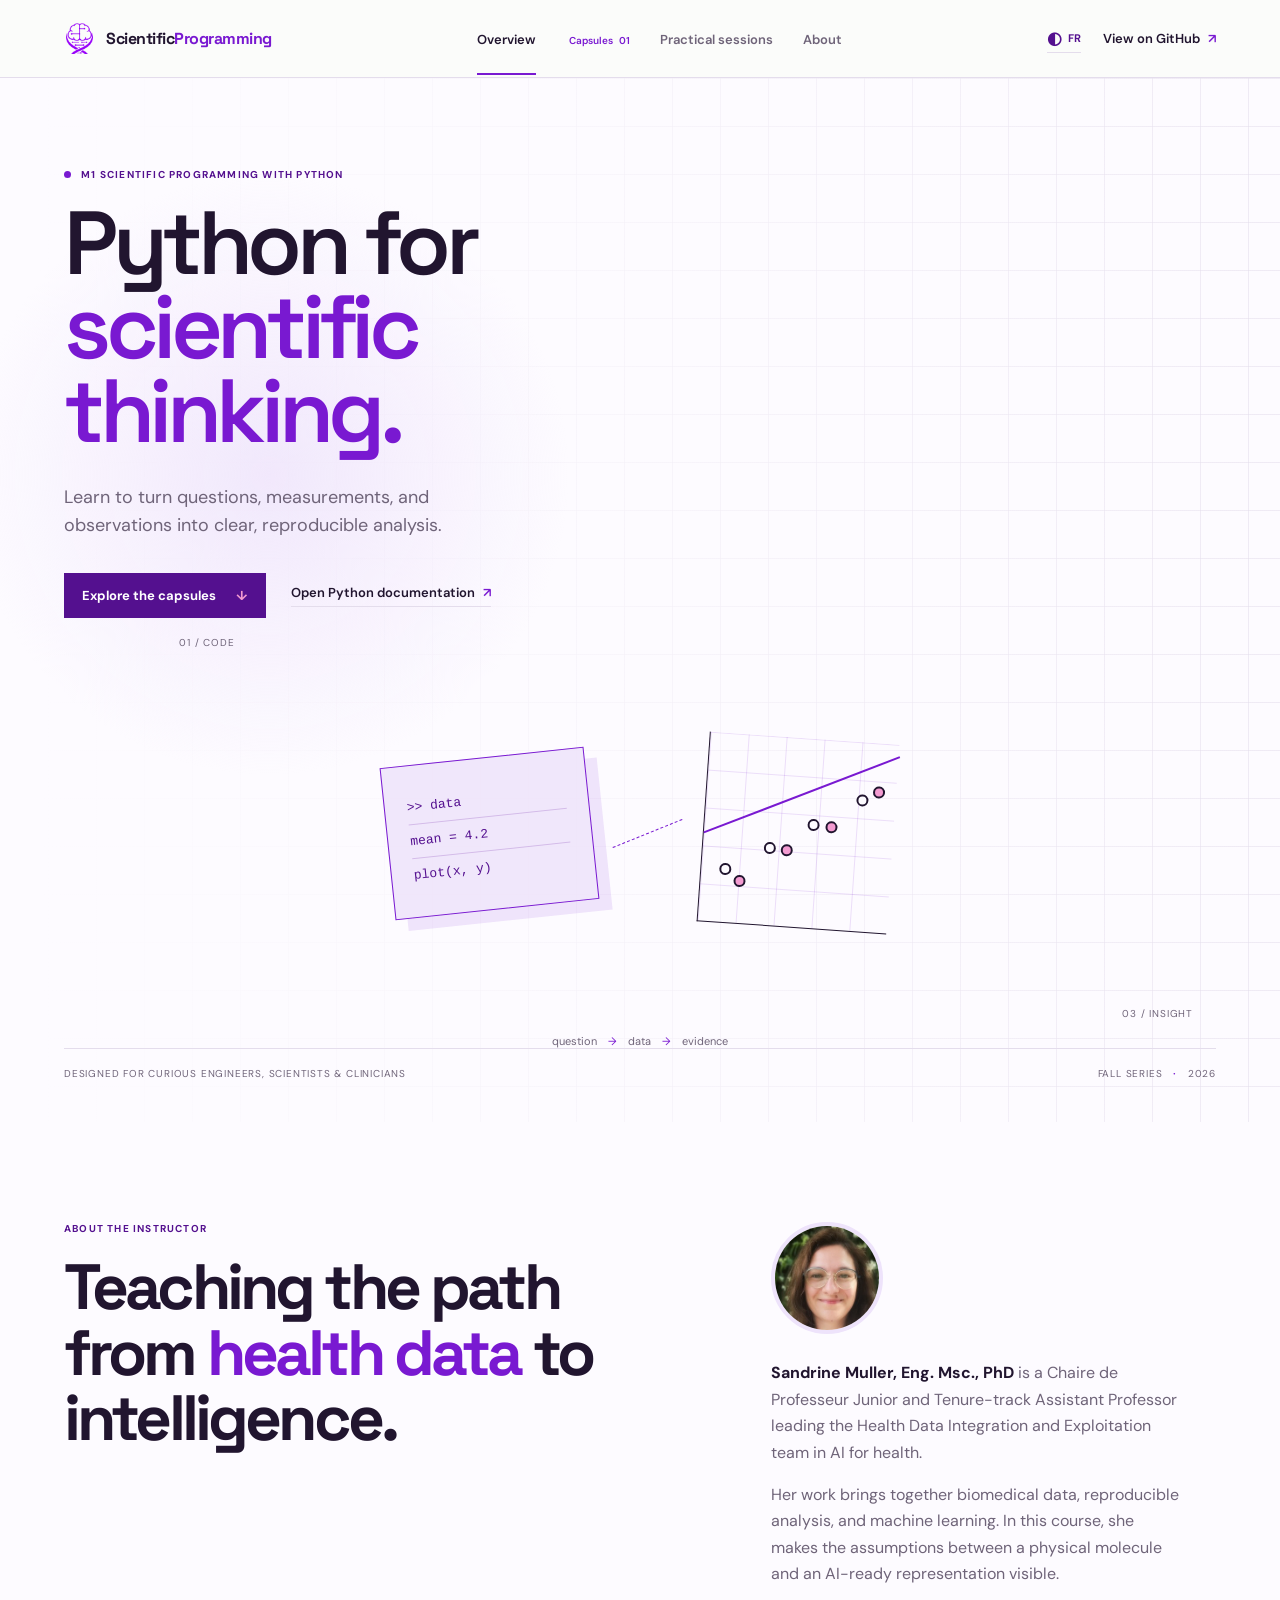
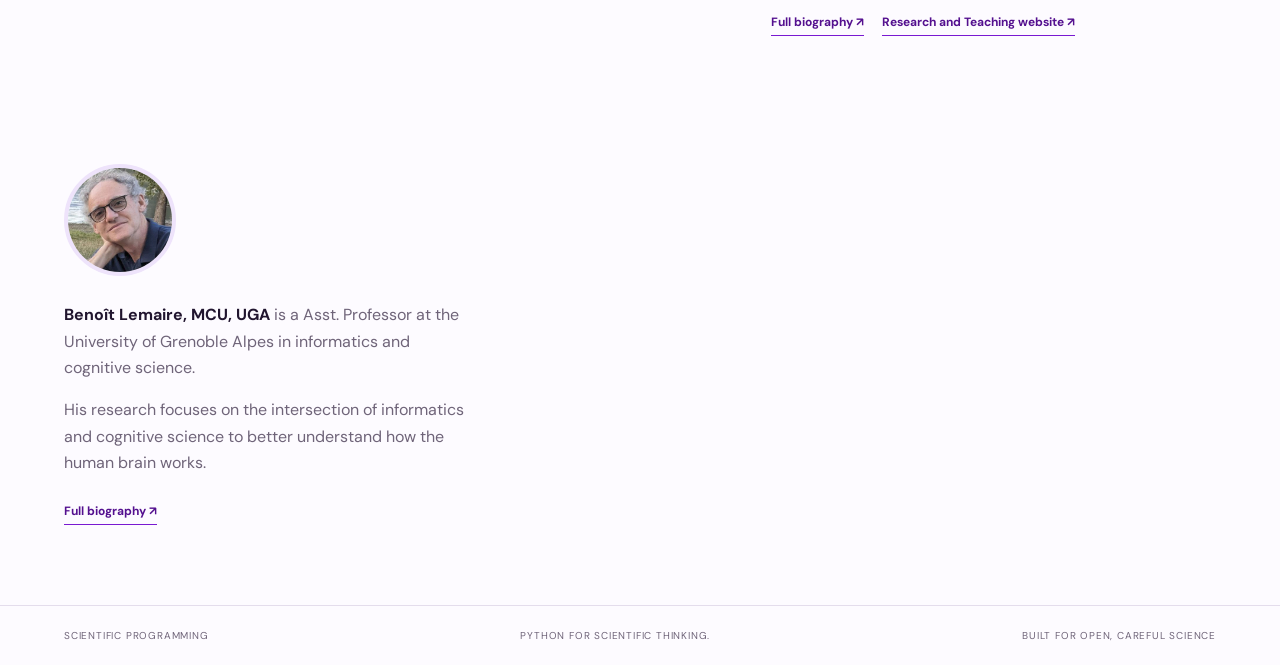
<file: site/index.html>
<!doctype html>
<html lang="en">
<head>
  <meta charset="utf-8">
  <meta name="viewport" content="width=device-width, initial-scale=1">
  <meta name="description" content="A beginner-friendly scientific programming course with Python.">
  <title>Scientific Programming with Python</title>
  <link rel="icon" type="image/png" href="icon.png">
  <link rel="preconnect" href="https://fonts.googleapis.com">
  <link rel="preconnect" href="https://fonts.gstatic.com" crossorigin>
  <link href="https://fonts.googleapis.com/css2?family=DM+Sans:wght@400;500;600;700&family=Space+Grotesk:wght@500;600;700&display=swap" rel="stylesheet">
  <link rel="stylesheet" href="styles.css">
</head>
<body class="language-en">
  <header class="site-header">
    <a class="wordmark" href="#overview">
      <img src="icon.png" alt="">
      <span>Scientific<span>Programming</span></span>
    </a>
    <nav class="main-nav" aria-label="Main navigation">
      <button class="nav-link is-active" data-tab="overview" data-label="overview">Overview</button>
      <button class="nav-link" data-tab="courses">
        <span data-label="courses">Capsules</span>
        <span id="nav-course-count">01</span>
      </button>
      <button class="nav-link" data-tab="practical_sessions" data-label="practical-sessions">Sessions pratiques</button>
      <button class="nav-link" data-tab="about" data-label="about">About</button>
    </nav>
    <div class="header-actions">
      <button class="language-toggle" id="language-toggle" type="button" aria-label="Passer en francais" title="Passer en francais">
        <span aria-hidden="true">◐</span>
        <span class="language-code">FR</span>
      </button>
      <a class="github-link" data-label="github" href="https://github.com/AI4Health-DAISY-LIG/python4beginners" target="_blank" rel="noreferrer">
        View on GitHub <span aria-hidden="true">↗</span>
      </a>
    </div>
  </header>

  <main>
    <section class="hero tab-panel is-visible" data-panel="overview" id="overview">
      <div class="hero-copy">
        <p class="eyebrow"><span class="eyebrow-dot"></span> M1 Scientific programming with Python</p>
        <h1 class="title">Python for<br><em class="subtitle">scientific thinking.</em></h1>
        <p class="hero-lede">Learn to turn questions, measurements, and observations into clear, reproducible analysis.</p>
        <div class="hero-actions">
          <button class="button button-dark" data-tab="courses" data-label="explore">Explore the capsules <span aria-hidden="true">↓</span></button>
          <a class="text-link" data-label="reference" href="https://docs.python.org/3/tutorial/" target="_blank" rel="noreferrer">Open Python documentation <span aria-hidden="true">↗</span></a>
        </div>
      </div>
      <div class="hero-visual" aria-label="A visual path from Python code to structured data and a scientific plot">
        <div class="visual-label label-top">01 / code</div>
        <div class="visual-label label-bottom">03 / insight</div>
        <div class="code-diagram">
          <span>&gt;&gt; data</span>
          <span>mean = 4.2</span>
          <span>plot(x, y)</span>
        </div>
        <div class="path-line"></div>
        <div class="plot-diagram">
          <i></i><i></i><i></i><i></i>
          <b></b><b></b><b></b><b></b>
        </div>
        <div class="visual-caption">question <span aria-hidden="true">→</span> data <span aria-hidden="true">→</span> evidence</div>
      </div>
      <div class="hero-footer">
        <span>Designed for curious engineers, scientists &amp; clinicians</span>
        <span>Fall series <b>·</b> 2026</span>
      </div>
    </section>

    <section class="content-section tab-panel" data-panel="courses" id="courses">
      <div class="section-heading">
        <div class="text-block">
          <p class="eyebrow" data-label="curriculum">The curriculum</p>
          <h2 class="title">Small steps.<br><em class="subtitle">Scientific habits.</em></h2>
        </div>
        <p class="section-intro" data-label="course-intro">Short, focused resources to help you become confident with Python for scientific work.</p>
      </div>
      <div class="course-layout">
        <div class="course-list" id="course-list">
          <p class="loading">Loading capsules...</p>
        </div>
        <aside class="course-detail" id="course-detail">
          <p class="detail-kicker">Select a capsule</p>
          <h3 class="title">Start at the beginning.</h3>
          <p>Choose a capsule to see its learning outcomes and next steps.</p>
        </aside>
      </div>
    </section>

    <section class="lesson-panel tab-panel" data-panel="tutorial" id="tutorial">
      <div class="lesson-toolbar">
        <button class="back-button" id="back-to-courses" type="button">← <span data-label="back">Back to capsules</span></button>
      </div>
      <div id="lesson-content"></div>
    </section>

    <section class="content-section about-section tab-panel" data-panel="about" id="about">
      <div class="about-statement">
        <p class="eyebrow" data-label="about-eyebrow">About the instructors</p>
        <h2 data-label="about-title">Teaching the path from <em class="subtitle">health data</em> to intelligence.</h2>
      </div>
      <div class="about-copy">
        <img class="portrait" src="images/SandrineMuller-PhD-UGA.jpg" alt="Portrait of Sandrine Muller">
        <p><strong>Sandrine Muller, Eng. Msc., PhD</strong> is a Chaire de Professeur Junior and Tenure-track Assistant Professor leading the Health Data Integration and Exploitation team in AI for health.</p>
        <p data-label="about-text">Her work brings together biomedical data, reproducible analysis, and machine learning. In this course, she makes the assumptions between a physical molecule and an AI-ready representation visible.</p>
        <div class="profile-links">
          <a href="https://ai4health-daisy-lig.github.io/our-group/1-members/sandrine-muller" target="_blank" rel="noreferrer">Full biography ↗</a>
          <a href="https://ai4health-daisy-lig.github.io/" target="_blank" rel="noreferrer">Research and Teaching website ↗</a>
        </div>
      </div>
      <div class="about-copy">
        <img class="portrait" src="images/BenoitLamaire.jpg" alt="Portrait of Benoît Lemaire">
        <p><strong>Benoît Lemaire, MCU, UGA</strong> is a Asst. Professor at the University of Grenoble Alpes in informatics and cognitive science.</p>
        <p data-label="about-text">His research focuses on the intersection of informatics and cognitive science to better understand how the human brain works.</p>
        <div class="profile-links">
          <a href="https://lpnc.univ-grenoble-alpes.fr/fr/benoit-lemaire" target="_blank" rel="noreferrer">Full biography ↗</a>
        </div>
      </div>
    </section>

    <section class="content-section practical-sessions-section tab-panel" data-panel="practical_sessions" id="practical-sessions">
      <div class="section-heading">
        <div class="text-block">
          <p class="eyebrow" data-label="practical-eyebrow">Sessions pratiques</p>
          <h2 class="title" data-label="practical-title">Mettre en pratique les concepts.</h2>
        </div>
      </div>
      <div class="practical-sessions-layout">
        <aside id="practical-sessions-index" class="course-detail">
          <p class="loading" data-label="practical-loading">Loading practical sessions...</p>
        </aside>
      </div>
    </section>

  </main>

  <footer class="site-footer">
    <span>Scientific Programming</span>
    <span>Python for scientific thinking.</span>
    <span data-label="footer-copy">Built for open, careful science</span>
  </footer>
  <script src="app.js"></script>
</body>
</html>
</file>
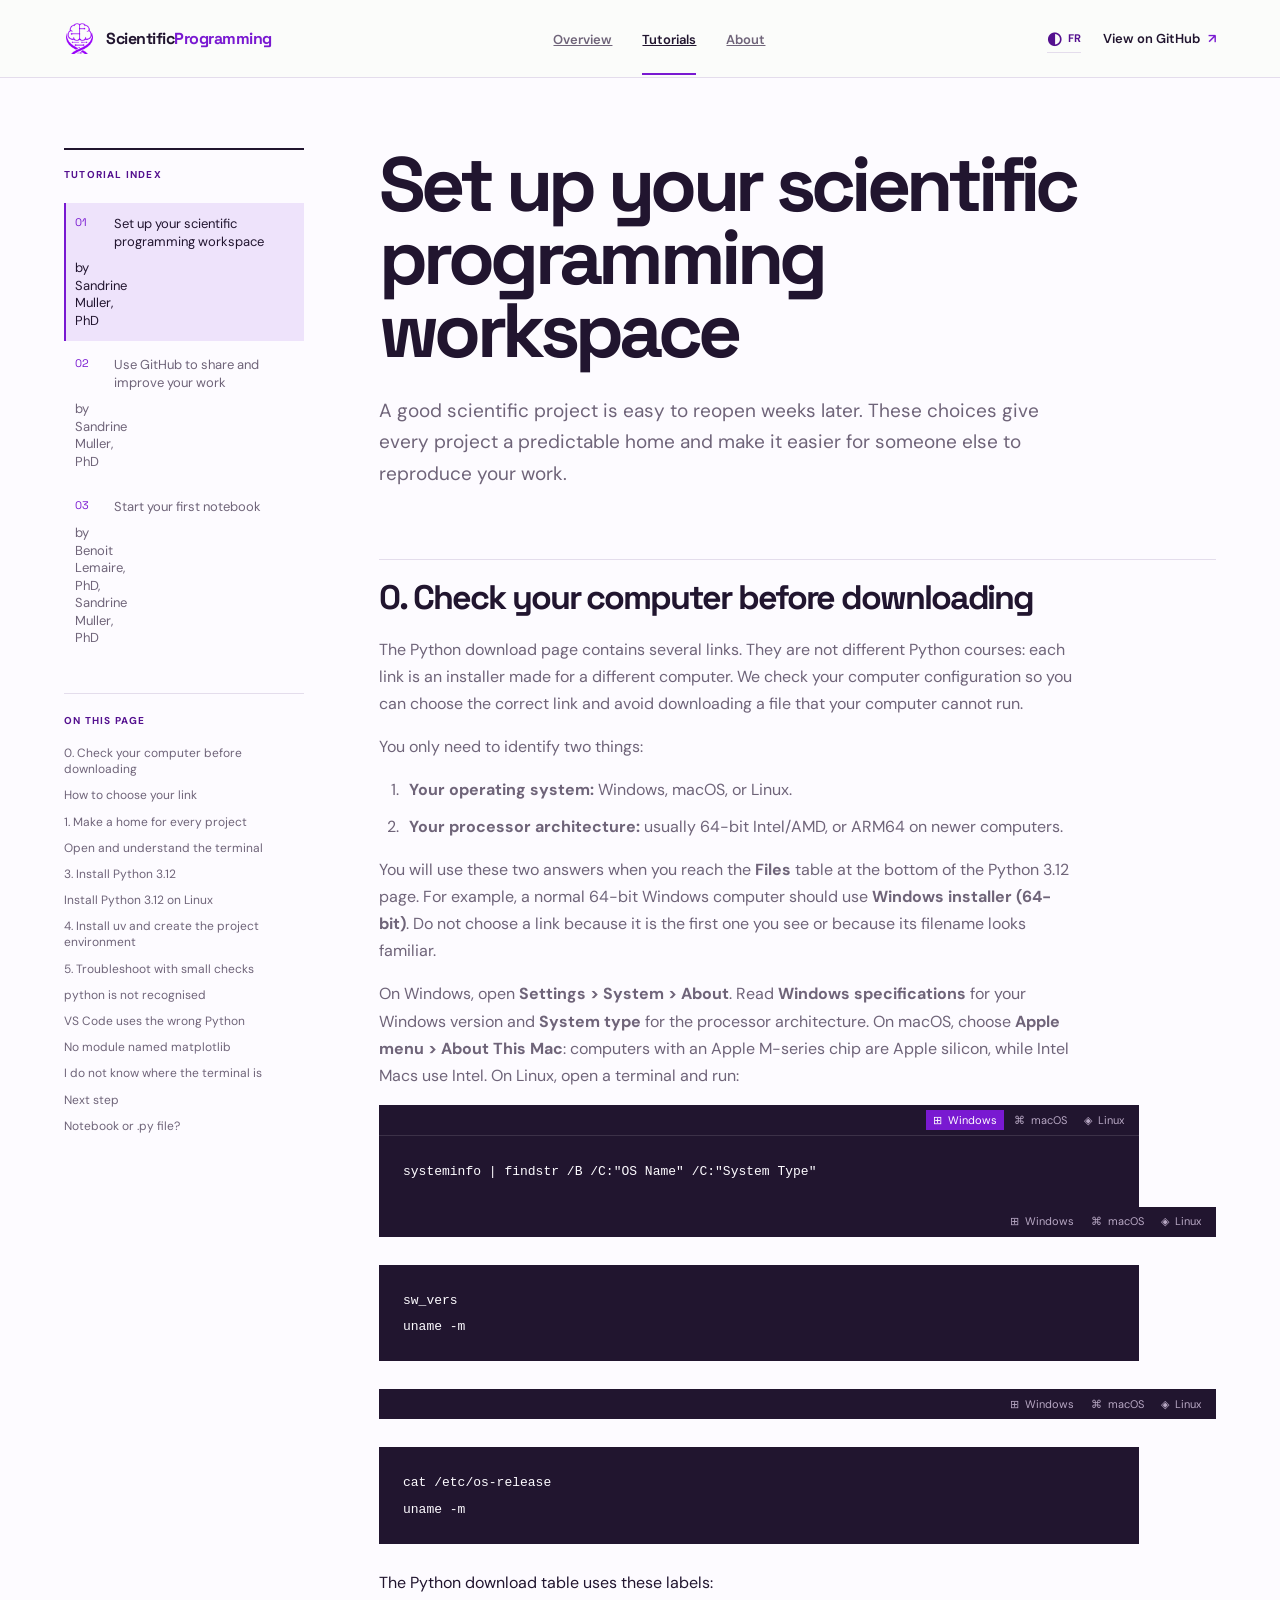
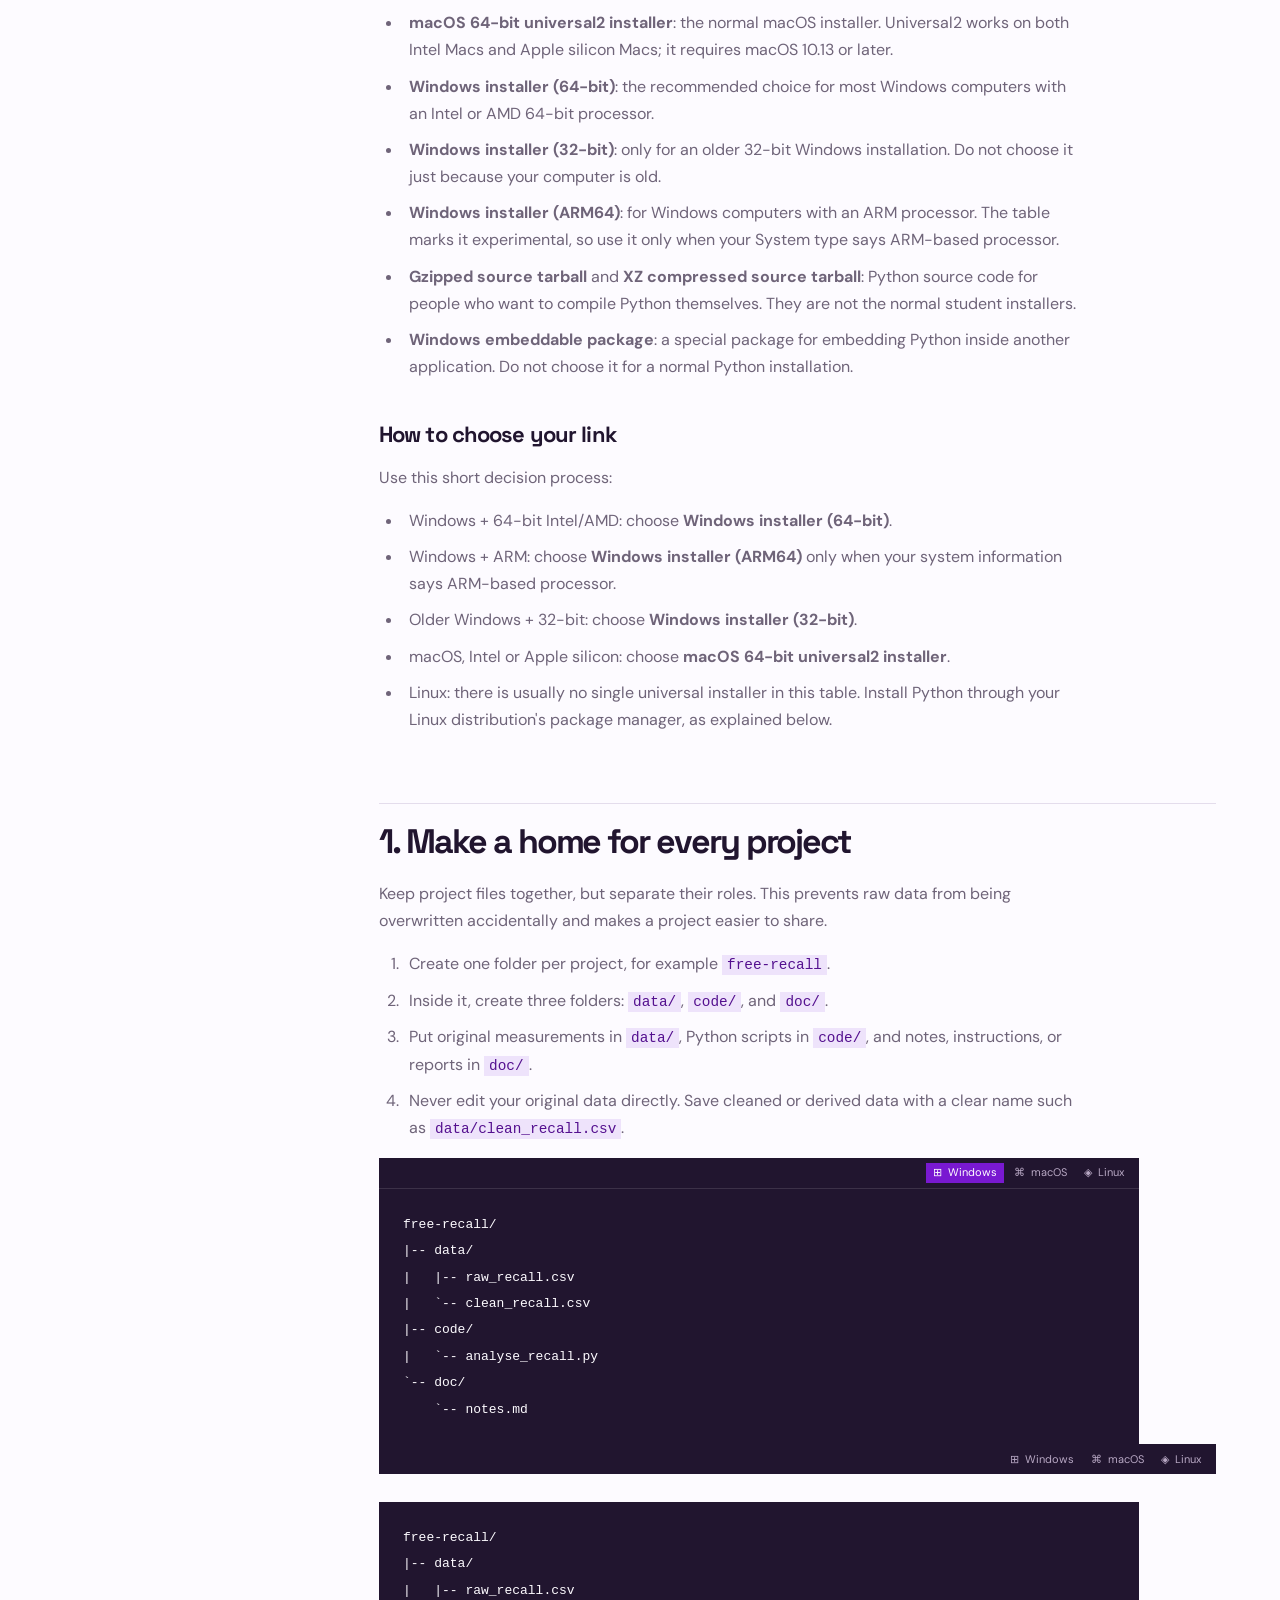
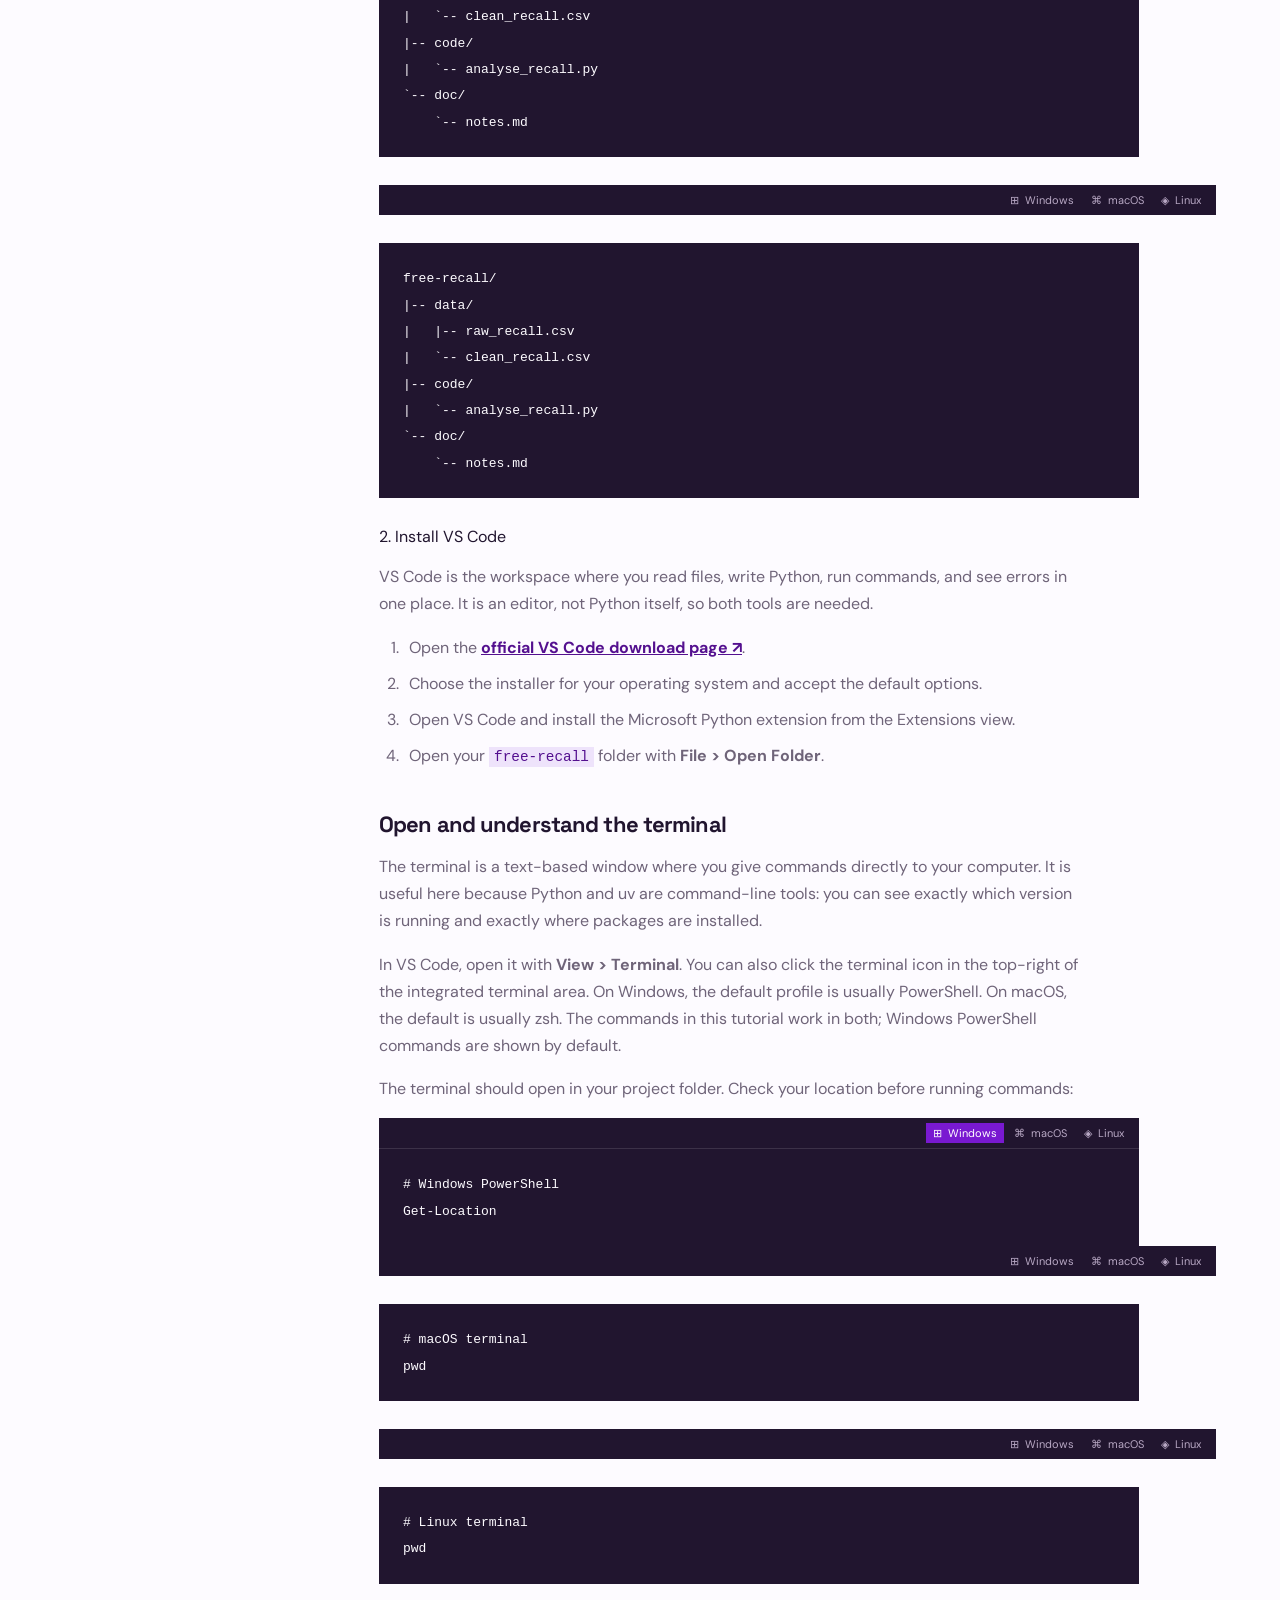
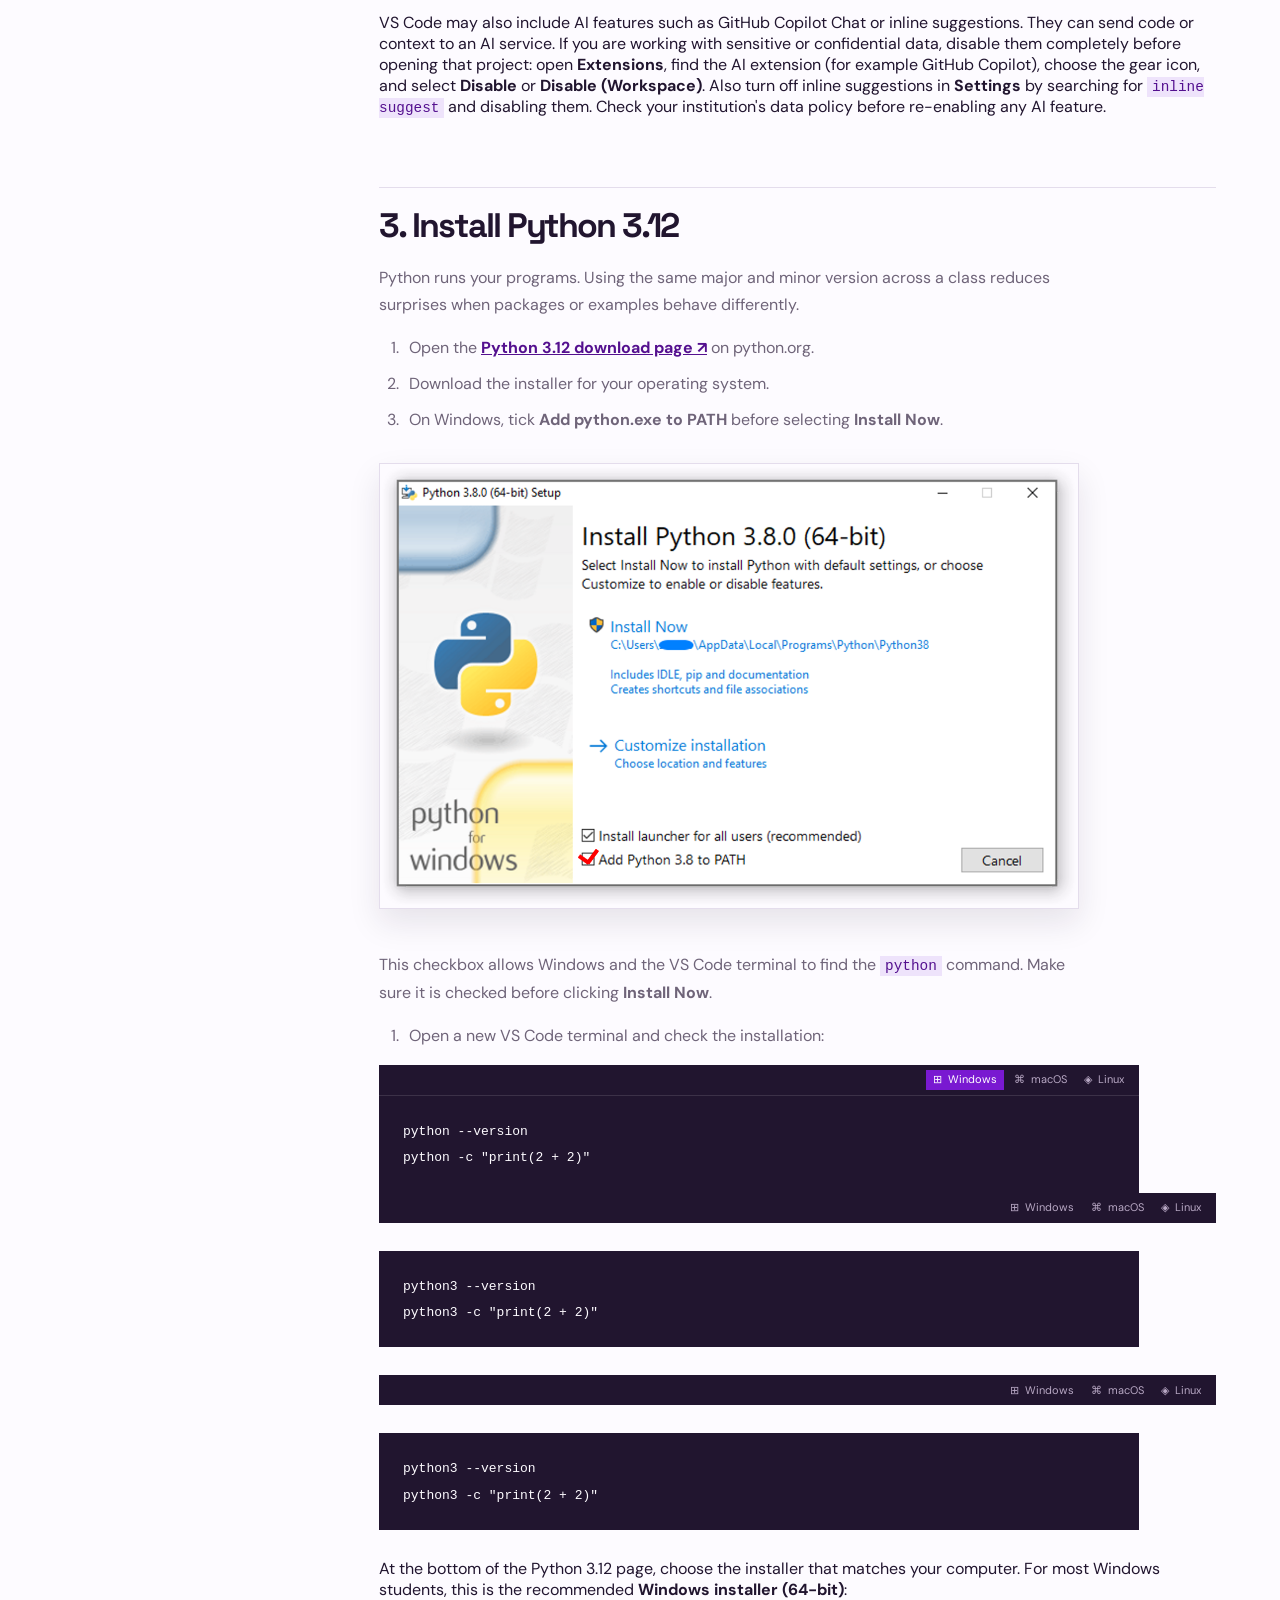
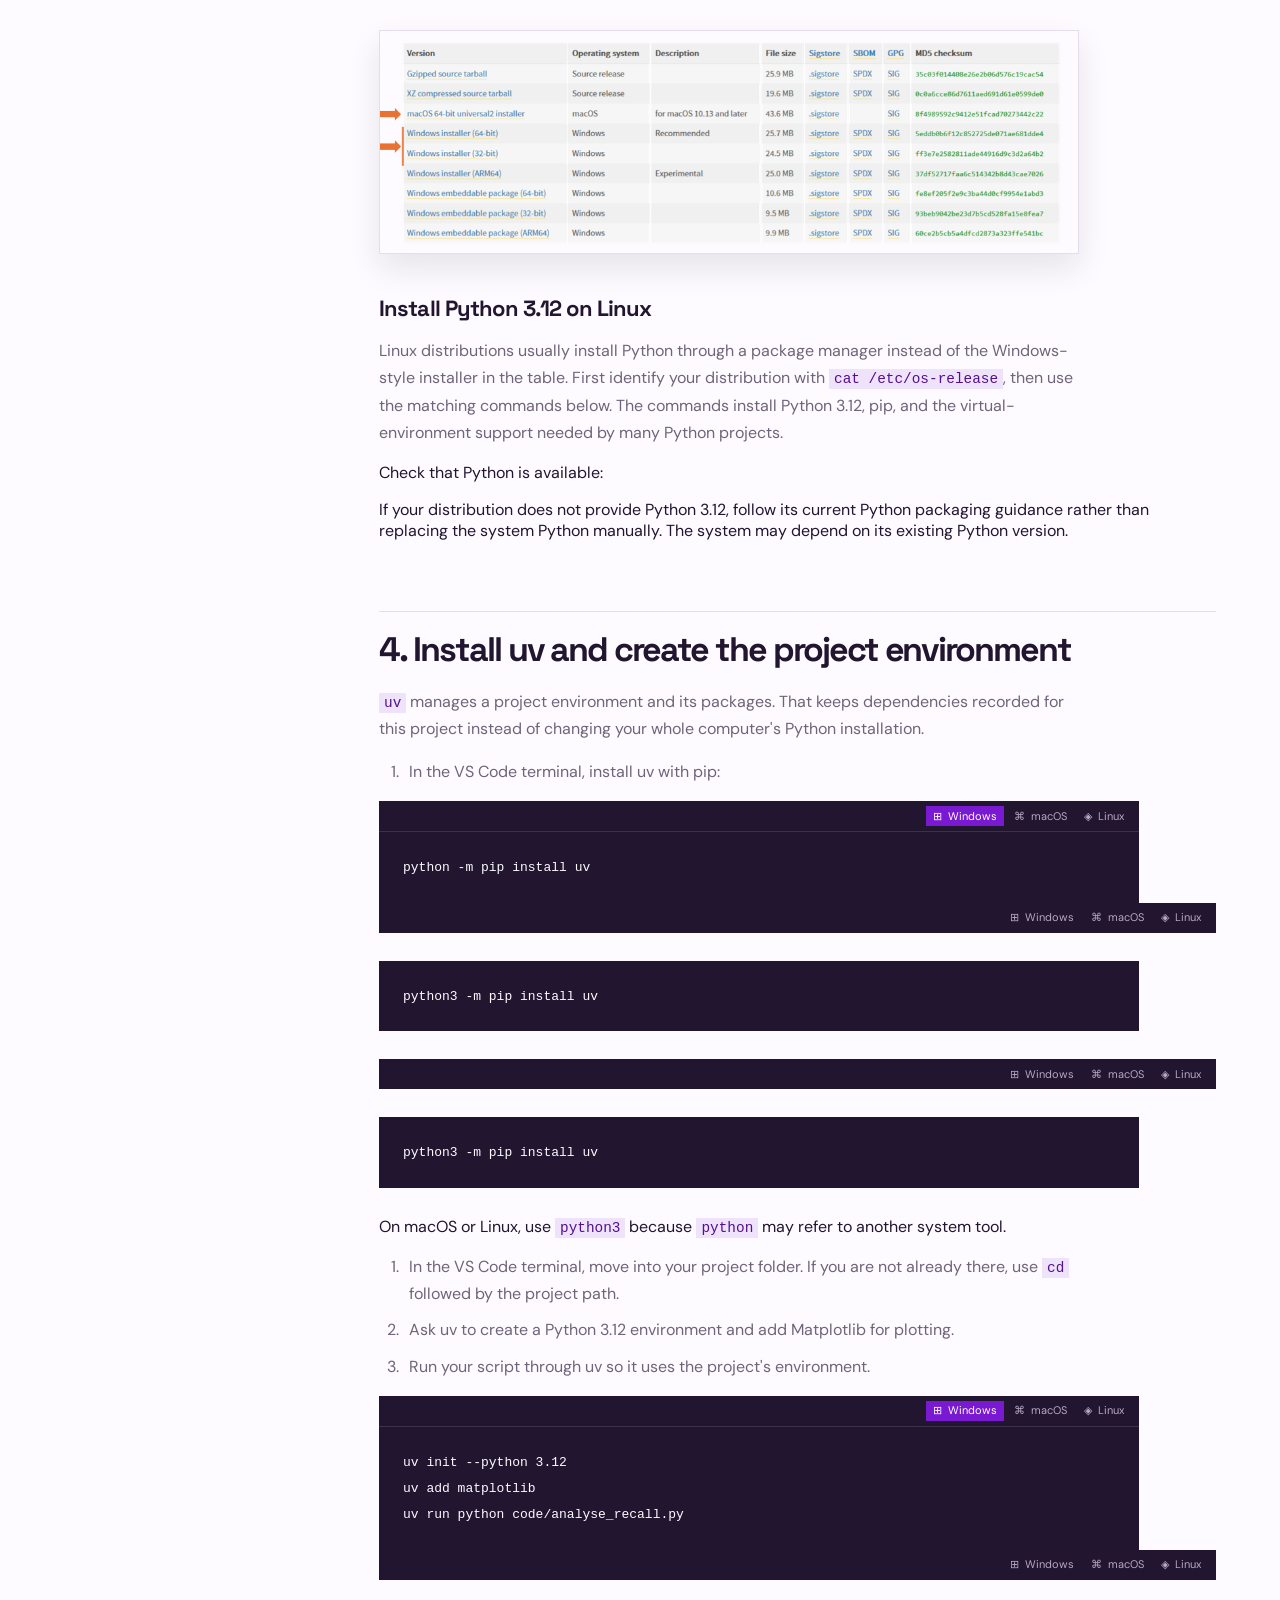
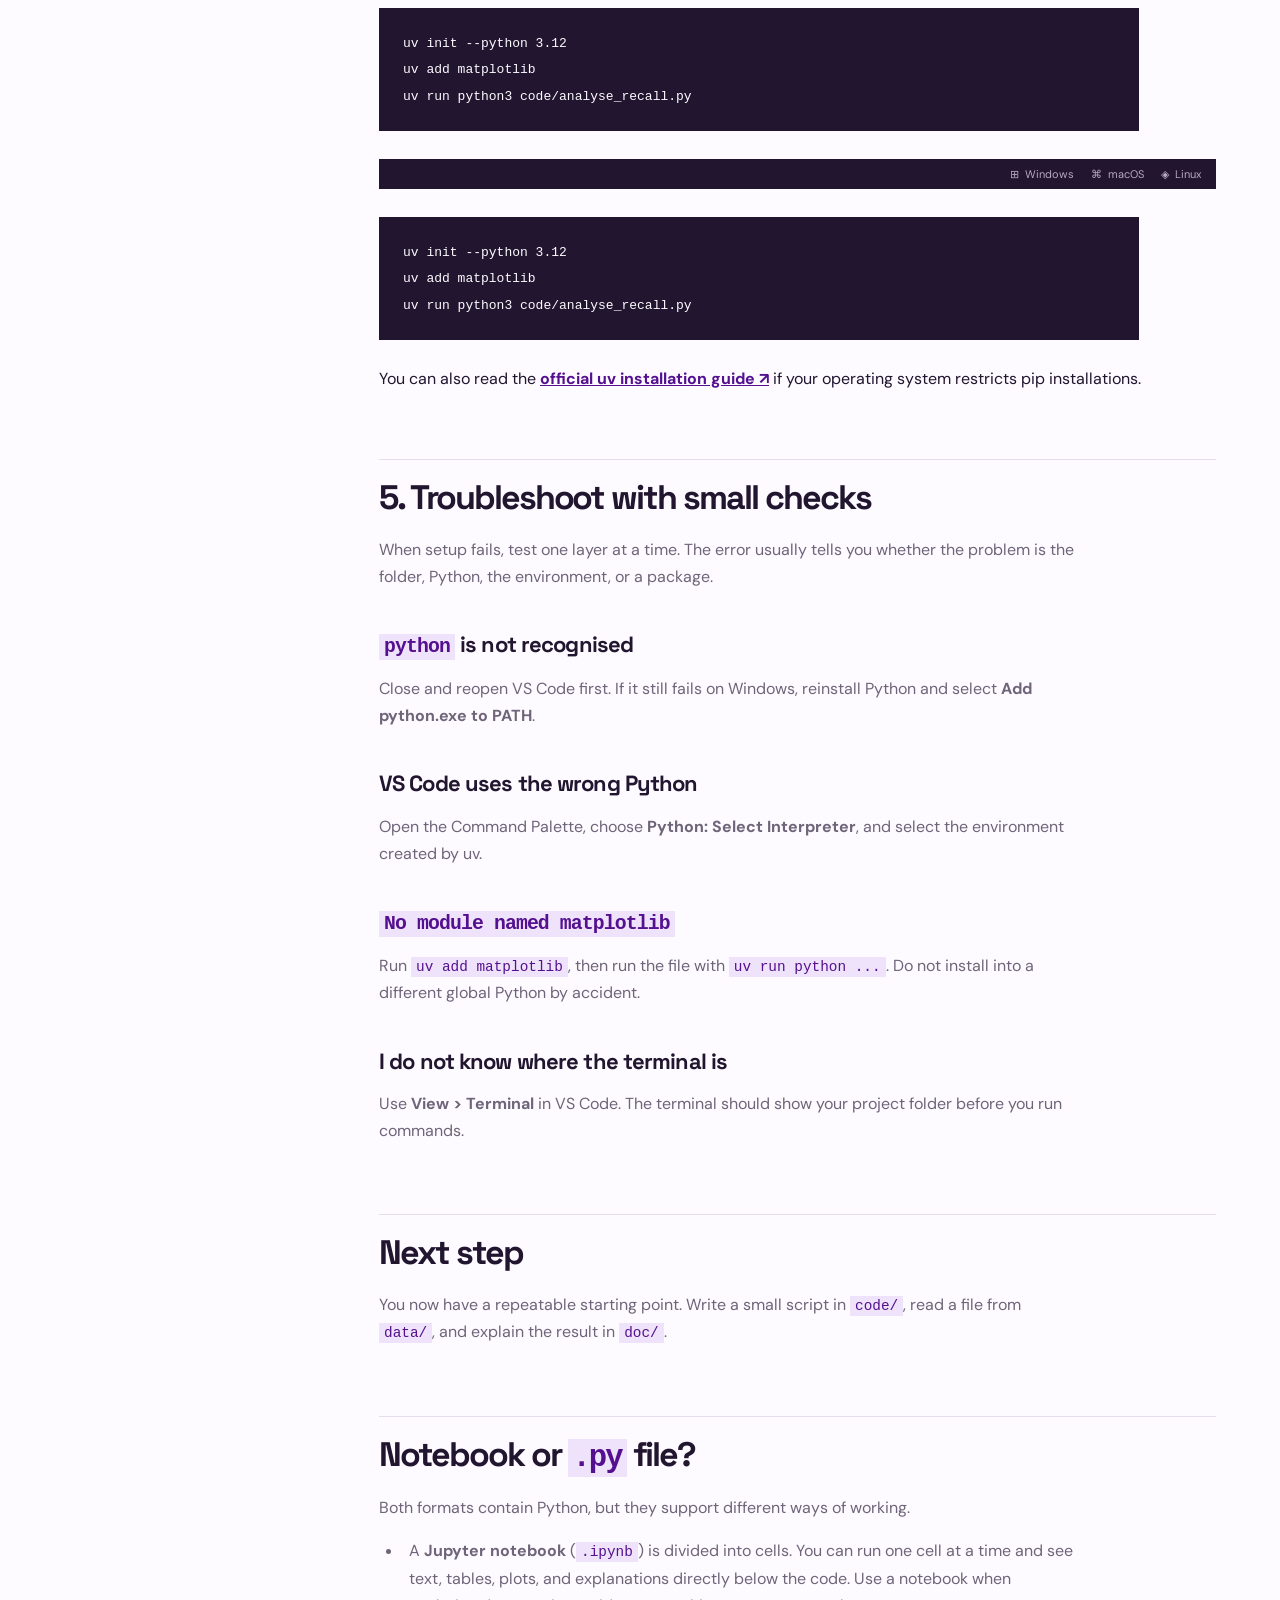
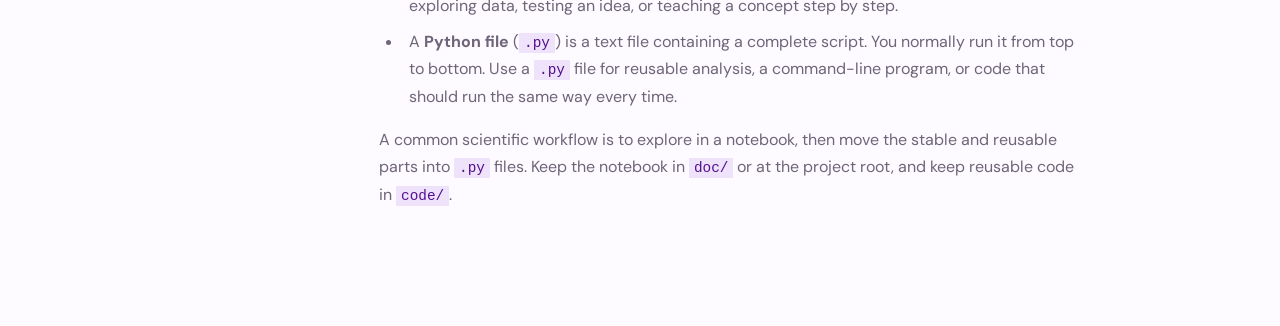
<file: site/tutorial.html>
<!doctype html>
<html lang="en">
<head>
  <meta charset="utf-8">
  <meta name="viewport" content="width=device-width, initial-scale=1">
  <meta name="description" content="Scientific programming tutorials with Python.">
  <title>Scientific Programming Tutorial</title>
  <link rel="icon" type="image/png" href="icon.png">
  <link rel="preconnect" href="https://fonts.googleapis.com">
  <link rel="preconnect" href="https://fonts.gstatic.com" crossorigin>
  <link href="https://fonts.googleapis.com/css2?family=DM+Sans:wght@400;500;600;700&family=Space+Grotesk:wght@500;600;700&display=swap" rel="stylesheet">
  <link rel="stylesheet" href="styles.css">
</head>
<body class="tutorial-page">
  <header class="site-header">
    <a class="wordmark" href="index.html#overview"><img src="icon.png" alt=""><span>Scientific<span>Programming</span></span></a>
    <nav class="main-nav" aria-label="Main navigation">
      <a class="nav-link" href="index.html#overview" data-label="overview">Overview</a>
      <a class="nav-link is-active" href="tutorial.html?lesson=setup" data-label="tutorials">Tutorials</a>
      <a class="nav-link" href="index.html#about" data-label="about">About</a>
    </nav>
    <div class="header-actions">
      <button class="language-toggle" id="language-toggle" type="button" aria-label="Passer en francais" title="Passer en francais"><span aria-hidden="true">◐</span><span class="language-code">FR</span></button>
      <a class="github-link" href="https://github.com/sandrine-muller/Python4Beginners" target="_blank" rel="noreferrer">View on GitHub <span>↗</span></a>
    </div>
  </header>
  <main class="tutorial-layout">
    <aside class="tutorial-index" aria-label="Tutorial index">
      <p class="eyebrow" data-label="index-title">Tutorial index</p>
      <nav id="tutorial-index-list"></nav>
      <div class="page-index" id="page-index"></div>
    </aside>
    <article class="tutorial-article" id="tutorial-content" aria-live="polite">
      <p class="loading">Loading tutorial...</p>
    </article>
  </main>
  <script src="tutorial.js"></script>
</body>
</html>
</file>
<file: site/styles.css>
:root { --ink:#21152f; --muted:#6f6479; --line:#e4ddec; --paper:#fdfbff; --purple:#7919d1; --purple-dark:#54108f; --lilac:#eee3fb; --pink:#f39bd1; --blue:#b7d8ff; --display:'Space Grotesk',sans-serif; --body:'DM Sans',sans-serif; }
* { box-sizing:border-box; }
html { scroll-behavior:smooth; }
body { margin:0; color:var(--ink); background:var(--paper); font-family:var(--body); font-size:16px; }
button,a { font:inherit; } button { cursor:pointer; }
.site-header { height:78px; padding:0 5vw; display:flex; align-items:center; justify-content:space-between; border-bottom:1px solid var(--line); background:rgba(251,252,250,.94); position:sticky; top:0; z-index:5; backdrop-filter:blur(12px); }
.wordmark { display:flex; align-items:center; gap:11px; color:var(--ink); text-decoration:none; font-family:var(--display); font-size:16px; font-weight:700; letter-spacing:-.03em; }.wordmark img { width:31px; height:31px; object-fit:contain; }.wordmark>span span { color:var(--purple); }
.main-nav { display:flex; align-items:center; gap:30px; height:100%; }.nav-link { border:0; border-bottom:2px solid transparent; background:transparent; color:var(--muted); padding:28px 0 25px; font-size:13px; font-weight:600; transition:color .2s,border-color .2s; }.nav-link:hover,.nav-link.is-active { color:var(--ink); border-bottom-color:var(--purple); }.nav-link span { margin-left:3px; font-size:10px; color:var(--purple); }.github-link,.text-link { color:var(--ink); text-decoration:none; font-size:13px; font-weight:600; }.github-link span,.text-link span { color:var(--purple); margin-left:5px; }.tab-panel { display:none; }.tab-panel.is-visible { display:block; }
.hero { min-height:calc(100vh - 78px); padding:10vh 5vw 42px; position:relative; display:grid; grid-template-columns:1fr 1.05fr; gap:5vw; align-content:center; overflow:hidden; background-image:linear-gradient(rgba(228,221,236,.55) 1px,transparent 1px),linear-gradient(90deg,rgba(228,221,236,.55) 1px,transparent 1px); background-size:48px 48px; }.hero:before { content:''; position:absolute; inset:0; background:radial-gradient(circle at 21% 38%,rgba(238,227,251,.8),transparent 25%),linear-gradient(90deg,var(--paper) 3%,rgba(253,251,255,.65) 48%,transparent 100%); pointer-events:none; }.hero-copy,.hero-visual,.hero-footer { position:relative; z-index:1; }.eyebrow { margin:0 0 20px; color:var(--purple-dark); text-transform:uppercase; letter-spacing:.12em; font-size:10px; font-weight:700; }.eyebrow-dot { display:inline-block; width:7px; height:7px; margin-right:7px; border-radius:50%; background:var(--purple); } h1,h2,h3 { font-family:var(--display); letter-spacing:-.06em; }.hero h1 { max-width:650px; margin:0; font-size:clamp(52px,7vw,104px); line-height:.94; font-weight:600; }.hero h1 em,h2 em { color:var(--purple); font-style:normal; }.hero-lede { max-width:440px; margin:30px 0 34px; color:var(--muted); font-size:18px; line-height:1.55; }.hero-actions { display:flex; align-items:center; gap:25px; }.button { border:0; padding:14px 18px; font-size:13px; font-weight:700; }.button-dark { color:white; background:var(--purple-dark); }.button-dark span { margin-left:17px; color:var(--pink); }.text-link { border-bottom:1px solid var(--line); padding-bottom:5px; }
.hero-visual { min-height:430px; display:flex; justify-content:center; align-items:center; }.cell-diagram { width:210px; height:210px; position:relative; border:1px solid #a77ad0; border-radius:48% 52% 45% 55%; transform:rotate(-22deg); background:rgba(238,227,251,.75); }.cell-core { position:absolute; width:72px; height:72px; left:69px; top:69px; border:1px solid var(--purple); border-radius:50%; background:rgba(255,255,255,.55); }.cell-core:after { content:''; position:absolute; width:22px; height:22px; left:24px; top:24px; border-radius:50%; background:var(--purple); }.cell-ring { position:absolute; border:1px dashed rgba(121,25,209,.5); border-radius:50%; }.ring-one { width:250px; height:135px; left:-21px; top:35px; transform:rotate(50deg); }.ring-two { width:145px; height:260px; left:31px; top:-27px; transform:rotate(32deg); }.cell-dot { position:absolute; width:10px; height:10px; background:var(--purple); border-radius:50%; }.dot-one { left:24px; top:42px; }.dot-two { left:175px; top:105px; background:var(--blue); }.dot-three { left:92px; top:185px; background:var(--purple-dark); }.path-line { width:75px; border-top:1px dashed var(--purple); transform:rotate(-22deg); margin:0 18px; }.network-diagram { width:180px; height:180px; position:relative; background-image:linear-gradient(30deg,transparent 48%,rgba(121,25,209,.5) 49%,rgba(121,25,209,.5) 51%,transparent 52%),linear-gradient(-30deg,transparent 48%,rgba(121,25,209,.5) 49%,rgba(121,25,209,.5) 51%,transparent 52%); background-size:65px 70px; }.network-diagram span,.network-diagram b { position:absolute; width:13px; height:13px; border:2px solid var(--ink); border-radius:50%; background:var(--paper); }.network-diagram span:nth-child(1) { left:4px; top:18px; }.network-diagram span:nth-child(2) { left:4px; top:82px; }.network-diagram span:nth-child(3) { left:4px; top:146px; }.network-diagram span:nth-child(4) { left:80px; top:18px; }.network-diagram span:nth-child(5) { left:80px; top:82px; }.network-diagram span:nth-child(6) { left:80px; top:146px; }.network-diagram span:nth-child(7) { right:4px; top:50px; }.network-diagram span:nth-child(8) { right:4px; top:114px; }.network-diagram b { width:7px; height:7px; border:0; background:var(--purple); }.network-diagram b:nth-of-type(1) { left:41px; top:48px; }.network-diagram b:nth-of-type(2) { left:119px; top:77px; }.network-diagram b:nth-of-type(3) { left:42px; top:125px; }.visual-label { position:absolute; color:var(--muted); font-size:10px; letter-spacing:.08em; text-transform:uppercase; }.label-top { top:18px; left:10%; }.label-bottom { right:2%; bottom:28px; }.visual-caption { position:absolute; bottom:0; left:50%; transform:translateX(-50%); color:var(--muted); font-size:11px; white-space:nowrap; }.visual-caption span { color:var(--purple); padding:0 8px; }.hero-footer { grid-column:1 / -1; display:flex; justify-content:space-between; border-top:1px solid var(--line); padding-top:18px; color:var(--muted); text-transform:uppercase; letter-spacing:.08em; font-size:10px; }.hero-footer b { color:var(--purple); padding:0 7px; }
.content-section { max-width:1280px; min-height:calc(100vh - 78px); margin:auto; padding:100px 5vw 80px; }.section-heading { display:flex; justify-content:space-between; align-items:end; gap:40px; padding-bottom:55px; }.section-heading h2 { max-width:600px; margin:0; font-size:clamp(43px,6vw,76px); line-height:.98; font-weight:600; }.section-intro { max-width:330px; margin:0; color:var(--muted); line-height:1.6; }.course-layout { display:grid; grid-template-columns:1.1fr .9fr; gap:56px; align-items:start; }.course-list { border-top:1px solid var(--ink); }.course-row { display:grid; grid-template-columns:48px 1fr auto; gap:20px; align-items:center; width:100%; padding:22px 0; border:0; border-bottom:1px solid var(--line); background:transparent; text-align:left; color:var(--ink); transition:padding .2s,background .2s; }.course-row:hover,.course-row.is-selected { padding-left:12px; padding-right:12px; background:var(--lilac); }.course-number { color:var(--purple); font-family:var(--display); font-size:14px; }.course-row h3 { margin:0 0 5px; font-size:20px; letter-spacing:-.04em; }.course-meta { margin:0; color:var(--muted); font-size:12px; }.course-arrow { color:var(--purple); font-size:22px; }.course-detail { min-height:360px; padding:30px; border-top:3px solid var(--purple); background:var(--lilac); }.detail-kicker,.resource-type { margin:0 0 18px; color:var(--purple-dark); text-transform:uppercase; letter-spacing:.1em; font-size:10px; font-weight:700; }.course-detail h3 { margin:0 0 20px; font-size:36px; line-height:1; }.course-detail p { color:var(--muted); line-height:1.6; }.detail-outcomes { padding:18px 0 5px; margin:20px 0 0; border-top:1px solid #d6c4e7; }.detail-outcomes li { margin:10px 0; color:var(--ink); font-size:13px; line-height:1.4; }.detail-topics { display:flex; flex-wrap:wrap; gap:7px; margin-top:22px; }.topic { padding:7px 9px; color:var(--ink); background:white; font-size:11px; }.detail-links { display:flex; flex-wrap:wrap; gap:15px; margin-top:22px; }.detail-links a { color:var(--ink); font-size:12px; font-weight:700; text-decoration:none; border-bottom:1px solid var(--purple); padding-bottom:3px; }.loading { color:var(--muted); }
.resource-grid { display:grid; grid-template-columns:repeat(2,1fr); border-top:1px solid var(--ink); border-left:1px solid var(--line); }.resource-card { position:relative; min-height:225px; padding:28px; color:var(--ink); text-decoration:none; border-right:1px solid var(--line); border-bottom:1px solid var(--line); transition:background .2s; }.resource-card:hover { background:var(--lilac); }.resource-card h3 { max-width:270px; margin:0 0 14px; font-size:25px; }.resource-card p { max-width:310px; margin:0; color:var(--muted); line-height:1.5; font-size:14px; }.resource-arrow { position:absolute; right:28px; bottom:26px; color:var(--purple); font-size:21px; }.about-section { display:grid; grid-template-columns:1.3fr 1fr; align-content:center; gap:10vw; }.about-statement h2 { max-width:700px; margin:0; font-size:clamp(40px,5vw,70px); line-height:1.02; }.about-copy { max-width:410px; color:var(--muted); line-height:1.65; }.about-copy strong { color:var(--ink); }.portrait { display:block; width:112px; height:112px; margin-bottom:26px; border:4px solid var(--lilac); border-radius:50%; object-fit:cover; object-position:top; }.profile-links { display:flex; flex-wrap:wrap; gap:12px 18px; margin-top:25px; }.profile-links a { color:var(--purple-dark); font-size:12px; font-weight:700; text-decoration:none; border-bottom:1px solid var(--purple); padding-bottom:3px; }.signature { display:flex; align-items:center; gap:12px; margin-top:36px; color:var(--ink); text-transform:uppercase; letter-spacing:.08em; font-size:10px; font-weight:700; }.signature-line { width:42px; height:2px; background:var(--purple); }.site-footer { display:flex; justify-content:space-between; padding:23px 5vw; border-top:1px solid var(--line); color:var(--muted); text-transform:uppercase; letter-spacing:.08em; font-size:10px; }
@media (max-width:850px) { .site-header { padding:0 24px; }.main-nav { gap:15px; }.github-link { display:none; }.hero { grid-template-columns:1fr; padding:80px 24px 32px; }.hero-visual { min-height:300px; transform:scale(.8); transform-origin:center; }.hero-footer { grid-column:1; gap:12px; flex-direction:column; }.content-section { padding:70px 24px 55px; }.section-heading,.course-layout,.about-section { display:block; }.section-intro { margin-top:25px; }.course-detail { margin-top:35px; }.about-copy { margin-top:30px; }.site-footer { gap:12px; flex-direction:column; } }
@media (max-width:520px) { .site-header { height:65px; }.wordmark { font-size:14px; }.main-nav { gap:10px; }.nav-link { padding:22px 0 20px; font-size:11px; }.nav-link span { display:none; }.hero { min-height:calc(100vh - 65px); padding-top:55px; }.hero h1 { font-size:52px; }.hero-lede { font-size:16px; }.hero-actions { align-items:flex-start; flex-direction:column; gap:20px; }.hero-visual { margin-left:-30px; transform:scale(.64); min-height:260px; }.hero-footer { font-size:9px; }.section-heading h2 { font-size:46px; }.course-row { grid-template-columns:30px 1fr 16px; gap:10px; }.course-row h3 { font-size:17px; }.resource-grid { grid-template-columns:1fr; }.about-statement h2 { font-size:42px; } }

.header-actions { display:flex; align-items:center; gap:22px; }
.language-toggle { display:flex; align-items:center; gap:6px; border:0; border-bottom:1px solid var(--line); padding:5px 0; background:transparent; color:var(--purple-dark); font-size:11px; font-weight:700; }
.language-toggle span:first-child { font-size:17px; line-height:1; }
.language-toggle:hover { color:var(--purple); }
.code-diagram { width:205px; padding:25px 22px; border:1px solid var(--purple); background:rgba(238,227,251,.8); transform:rotate(-6deg); box-shadow:12px 12px 0 rgba(121,25,209,.1); }
.code-diagram span { display:block; padding:9px 0; border-bottom:1px solid #d4bce9; color:var(--purple-dark); font-family:monospace; font-size:13px; }
.code-diagram span:last-child { border-bottom:0; }
.plot-diagram { width:190px; height:190px; position:relative; border-left:1px solid var(--ink); border-bottom:1px solid var(--ink); background-image:linear-gradient(rgba(121,25,209,.13) 1px,transparent 1px),linear-gradient(90deg,rgba(121,25,209,.13) 1px,transparent 1px); background-size:38px 38px; transform:rotate(4deg); }
.plot-diagram:after { content:''; position:absolute; width:210px; border-top:2px solid var(--purple); left:0; top:100px; transform:rotate(-25deg); transform-origin:left; }
.plot-diagram i,.plot-diagram b { position:absolute; z-index:1; width:12px; height:12px; border-radius:50%; border:2px solid var(--ink); background:var(--paper); }
.plot-diagram i:nth-child(1) { left:18px; top:130px; }.plot-diagram i:nth-child(2) { left:61px; top:106px; }.plot-diagram i:nth-child(3) { left:103px; top:80px; }.plot-diagram i:nth-child(4) { left:150px; top:52px; }
.plot-diagram b:nth-of-type(1) { left:33px; top:141px; background:var(--pink); }.plot-diagram b:nth-of-type(2) { left:78px; top:107px; background:var(--pink); }.plot-diagram b:nth-of-type(3) { left:121px; top:81px; background:var(--pink); }.plot-diagram b:nth-of-type(4) { left:166px; top:43px; background:var(--pink); }
.lesson-panel { max-width:1000px; margin:auto; padding:65px 5vw 100px; }
.lesson-toolbar { border-bottom:1px solid var(--line); padding-bottom:20px; }
.back-button { border:0; border-bottom:1px solid var(--line); padding:0 0 6px; background:transparent; color:var(--purple-dark); font-size:13px; font-weight:700; }
.lesson-panel h2 { max-width:820px; margin:45px 0 20px; font-size:clamp(44px,6vw,78px); line-height:.98; }
.lesson-intro { max-width:700px; color:var(--muted); font-size:18px; line-height:1.6; }
.lesson-sections { display:grid; grid-template-columns:repeat(2,1fr); gap:1px; margin-top:55px; background:var(--line); border-top:1px solid var(--line); }
.lesson-section { min-height:380px; padding:30px; background:var(--paper); }
.lesson-section h3 { margin:0 0 22px; font-size:23px; line-height:1.15; letter-spacing:-.04em; }
.lesson-section ol { padding-left:20px; color:var(--muted); line-height:1.6; }
.lesson-section li { margin:10px 0; padding-left:4px; }
.lesson-section pre { overflow:auto; margin:25px 0 0; padding:18px; color:#fdfbff; background:var(--ink); font-size:12px; line-height:1.6; white-space:pre; }
.lesson-link { display:inline-block; margin-top:24px; color:var(--purple-dark); font-size:12px; font-weight:700; text-decoration:none; border-bottom:1px solid var(--purple); padding-bottom:4px; }
.troubleshooting { margin-top:25px; border-top:1px solid var(--line); }
.troubleshooting div { padding:14px 0; border-bottom:1px solid var(--line); }
.troubleshooting strong { font-size:13px; }
.troubleshooting p { margin:5px 0 0; color:var(--muted); font-size:13px; line-height:1.5; }
.lesson-closing { margin:45px 0 0; padding:25px; border-left:3px solid var(--purple); background:var(--lilac); color:var(--ink); line-height:1.6; }
@media (max-width:850px) { .header-actions { gap:10px; }.lesson-panel { padding:55px 24px 75px; }.lesson-sections { grid-template-columns:1fr; }.lesson-section { min-height:0; } }

.tutorial-page .site-header { position:sticky; }
.tutorial-layout { display:grid; grid-template-columns:240px minmax(0,860px); gap:75px; max-width:1280px; margin:0 auto; padding:70px 5vw 110px; align-items:start; }
.tutorial-index { position:sticky; top:110px; border-top:2px solid var(--ink); padding-top:18px; }
.tutorial-index .eyebrow { margin-bottom:22px; }
.tutorial-index nav { display:grid; gap:3px; }
.tutorial-index-link { display:grid; grid-template-columns:30px 1fr; gap:9px; padding:12px 9px; color:var(--muted); text-decoration:none; font-size:13px; line-height:1.35; border-left:2px solid transparent; }
.tutorial-index-link span { color:var(--purple); font-family:var(--display); font-size:11px; }
.tutorial-index-link:hover,.tutorial-index-link.is-current { color:var(--ink); border-left-color:var(--purple); background:var(--lilac); }
.page-index { margin-top:34px; padding-top:20px; border-top:1px solid var(--line); }
.page-index p { margin:0 0 13px; color:var(--purple-dark); text-transform:uppercase; letter-spacing:.12em; font-size:10px; font-weight:700; }
.page-index a { display:block; padding:5px 0; color:var(--muted); font-size:12px; line-height:1.35; text-decoration:none; }
.page-index a:hover { color:var(--purple-dark); }
.tutorial-article { min-width:0; }
.tutorial-article > h1 { max-width:800px; margin:0 0 28px; font-size:clamp(48px,6vw,86px); line-height:.95; }
.tutorial-article > p:first-of-type { max-width:700px; margin:0 0 58px; color:var(--muted); font-size:19px; line-height:1.65; }
.tutorial-article h2 { margin:70px 0 20px; padding-top:20px; border-top:1px solid var(--line); font-size:34px; line-height:1.05; }
.tutorial-article h3 { margin:42px 0 13px; font-size:22px; line-height:1.15; letter-spacing:-.04em; }
.tutorial-article p,.tutorial-article li { max-width:700px; color:var(--muted); line-height:1.7; }
.tutorial-article ol,.tutorial-article ul { display:block; max-width:700px; padding-left:24px; }
.tutorial-article li { padding-left:6px; margin:9px 0; }
.tutorial-article a { color:var(--purple-dark); font-weight:700; }
.tutorial-article code { padding:2px 5px; color:var(--purple-dark); background:var(--lilac); font-family:monospace; font-size:.9em; }
.tutorial-article pre { max-width:760px; overflow:auto; margin:28px 0; padding:22px 24px; color:#fdfbff; background:var(--ink); line-height:1.65; }
.tutorial-article pre code { padding:0; color:inherit; background:transparent; font-size:13px; white-space:pre; }
.platform-code { position:relative; max-width:760px; }
.platform-code[hidden] { display:none; }
.platform-controls { display:flex; justify-content:flex-end; gap:3px; min-height:30px; padding:5px 8px; background:var(--ink); }
.platform-controls button { border:0; padding:4px 7px; color:#b8a8c4; background:transparent; font-size:11px; line-height:1; }
.platform-controls button:hover,.platform-controls button.is-selected { color:white; background:var(--purple); }
.platform-controls button span { margin-left:3px; }
.platform-code pre { margin:0; border-top:1px solid rgba(255,255,255,.12); }
.tutorial-article img { display:block; width:100%; max-width:860px; height:auto; margin:30px 0 42px; border:1px solid var(--line); box-shadow:0 14px 30px rgba(33,21,47,.1); }
@media (max-width:850px) { .tutorial-layout { grid-template-columns:1fr; gap:35px; padding:48px 24px 75px; }.tutorial-index { position:static; }.tutorial-index nav { grid-template-columns:repeat(2,minmax(0,1fr)); }.tutorial-article > h1 { font-size:52px; }.tutorial-article h2 { margin-top:52px; } }
@media (max-width:520px) { .tutorial-page .main-nav { gap:10px; }.tutorial-page .github-link { display:none; }.tutorial-index nav { grid-template-columns:1fr; }.tutorial-article > h1 { font-size:45px; }.tutorial-article > p:first-of-type { font-size:17px; }.tutorial-article pre { margin-left:-4px; margin-right:-4px; padding:17px; } }
</file>
